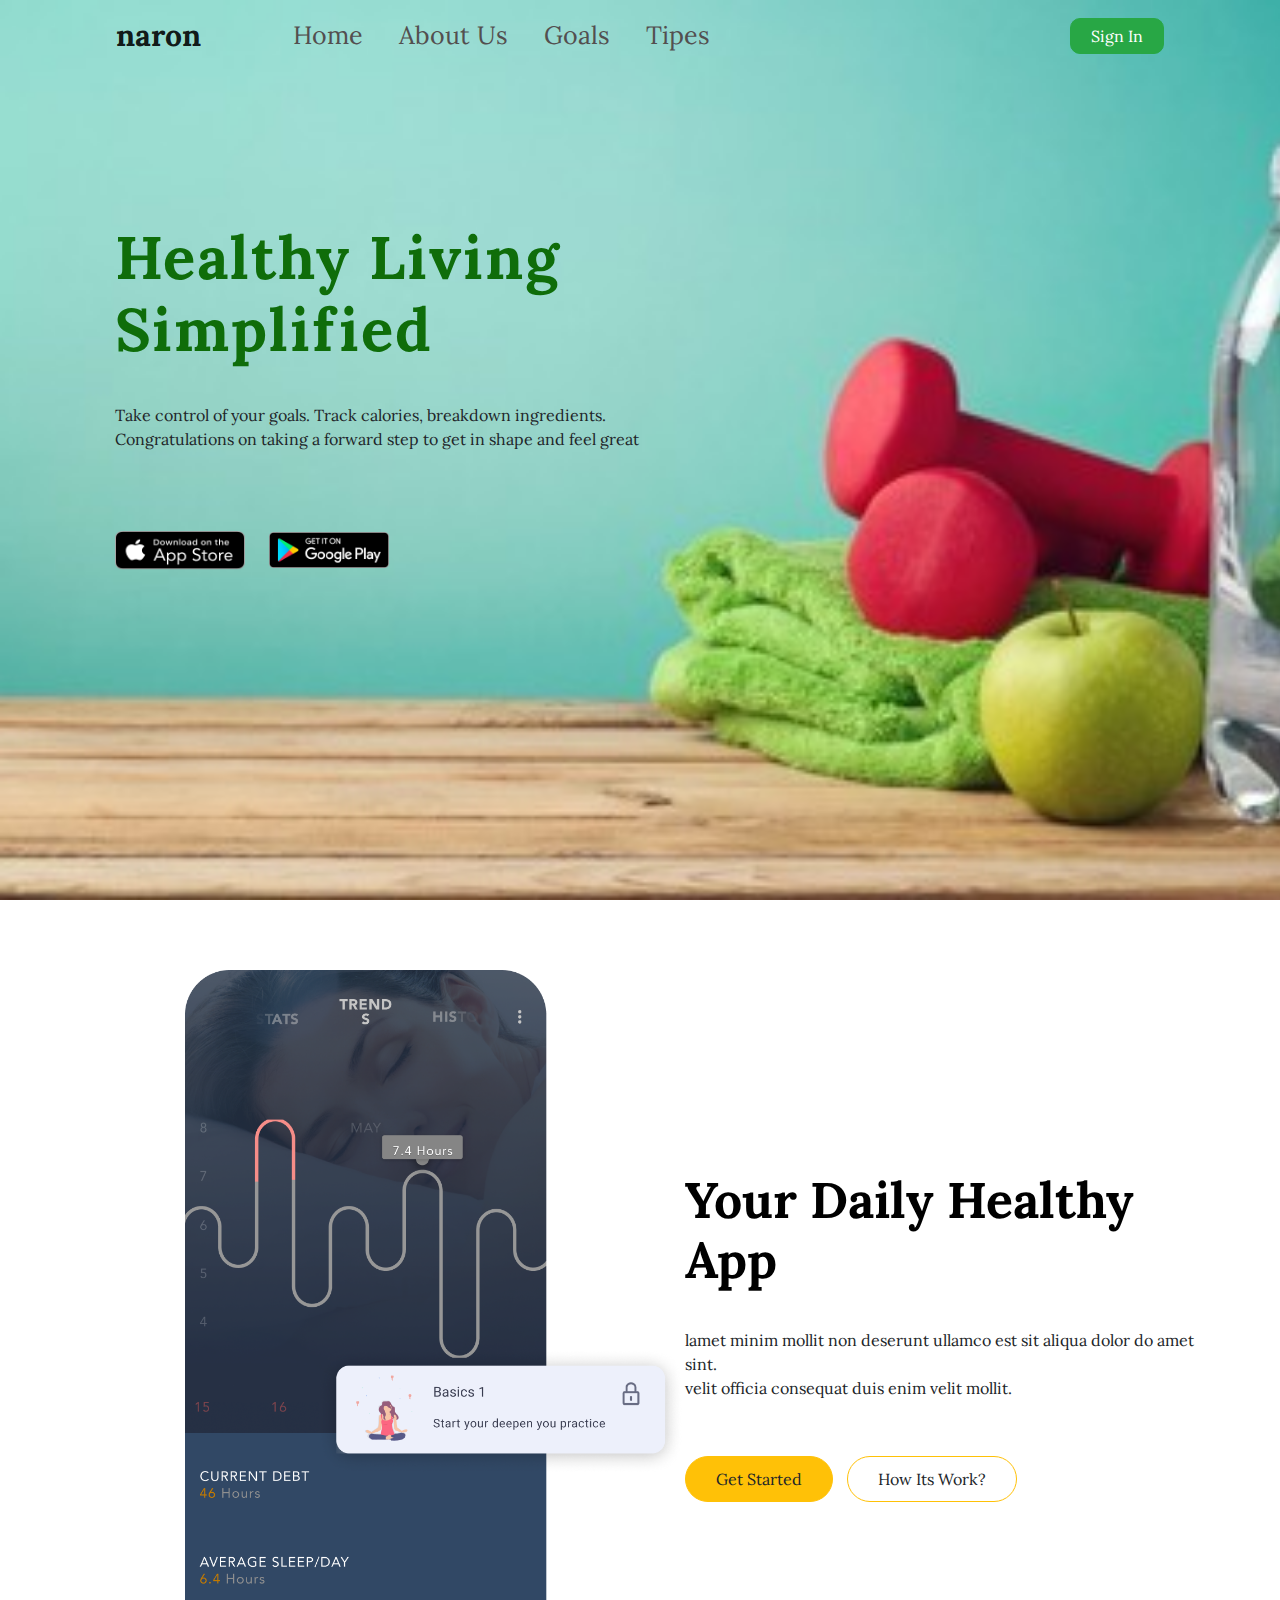
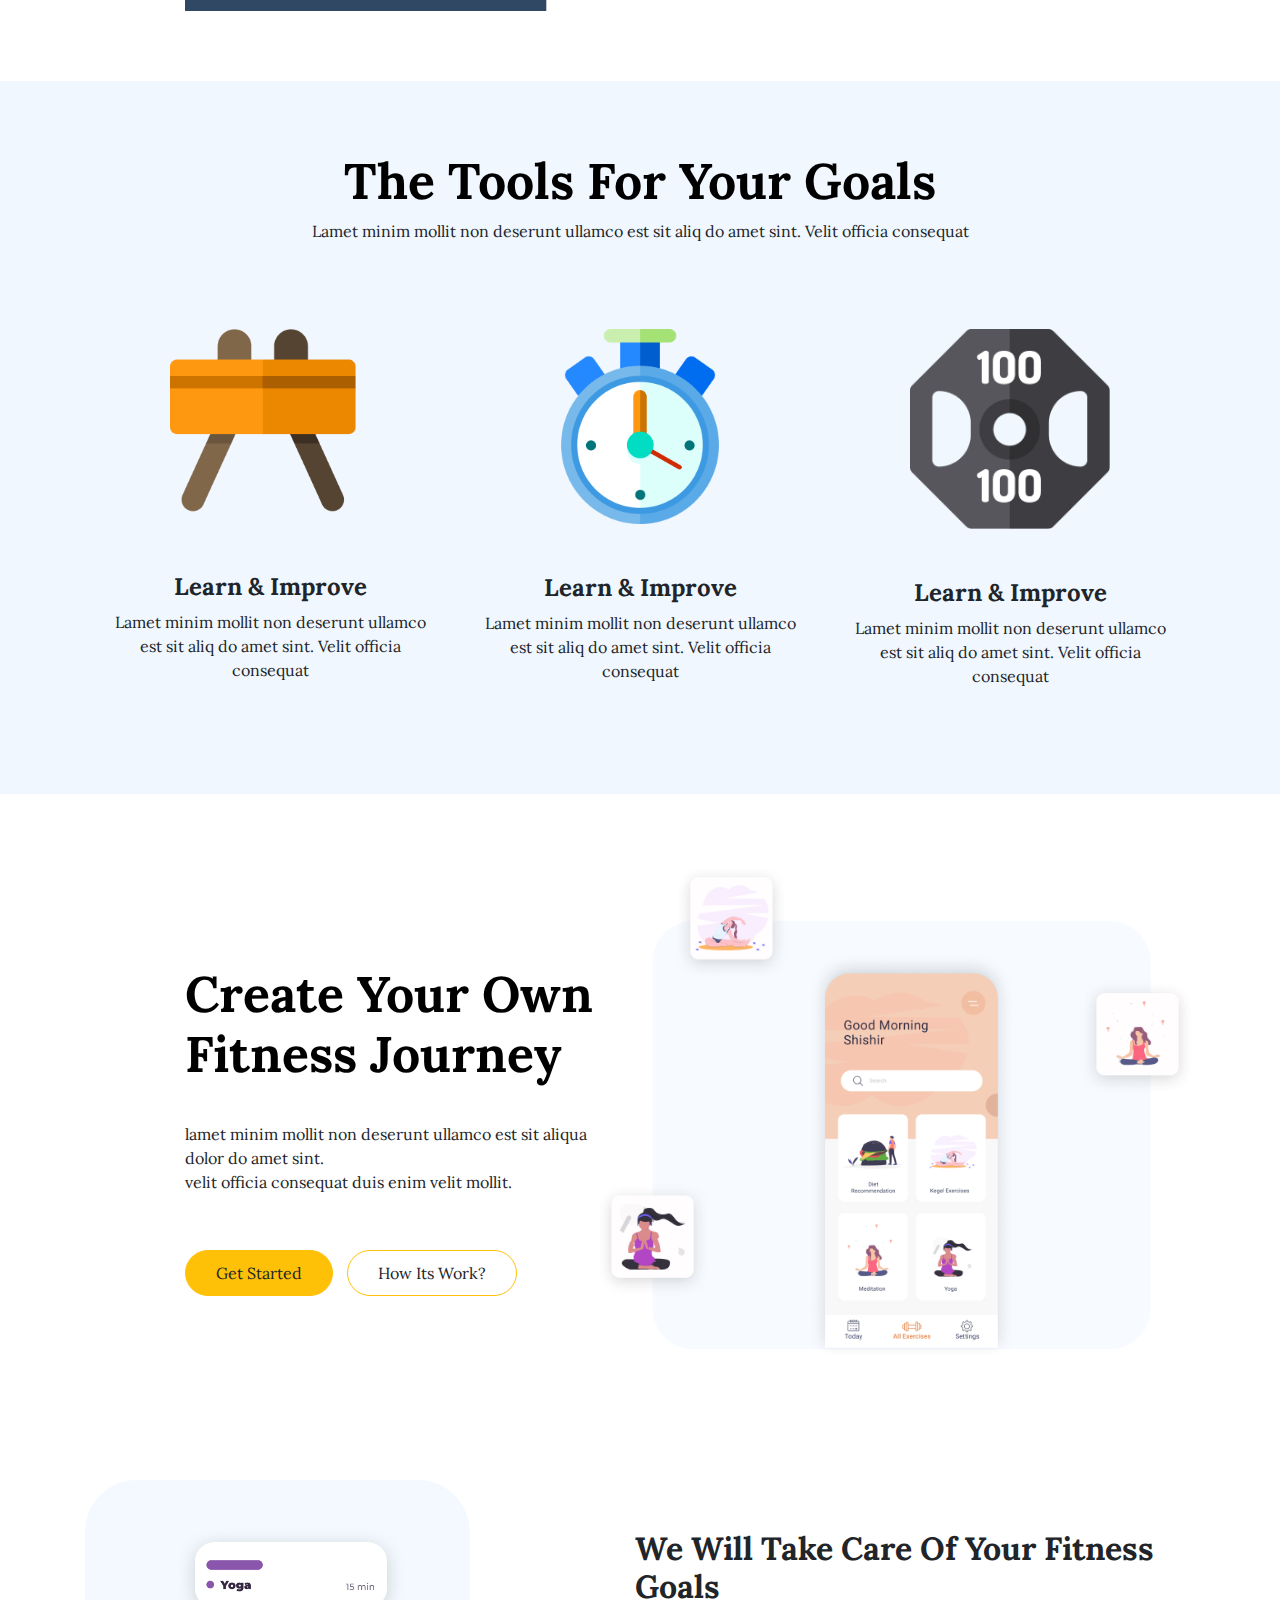
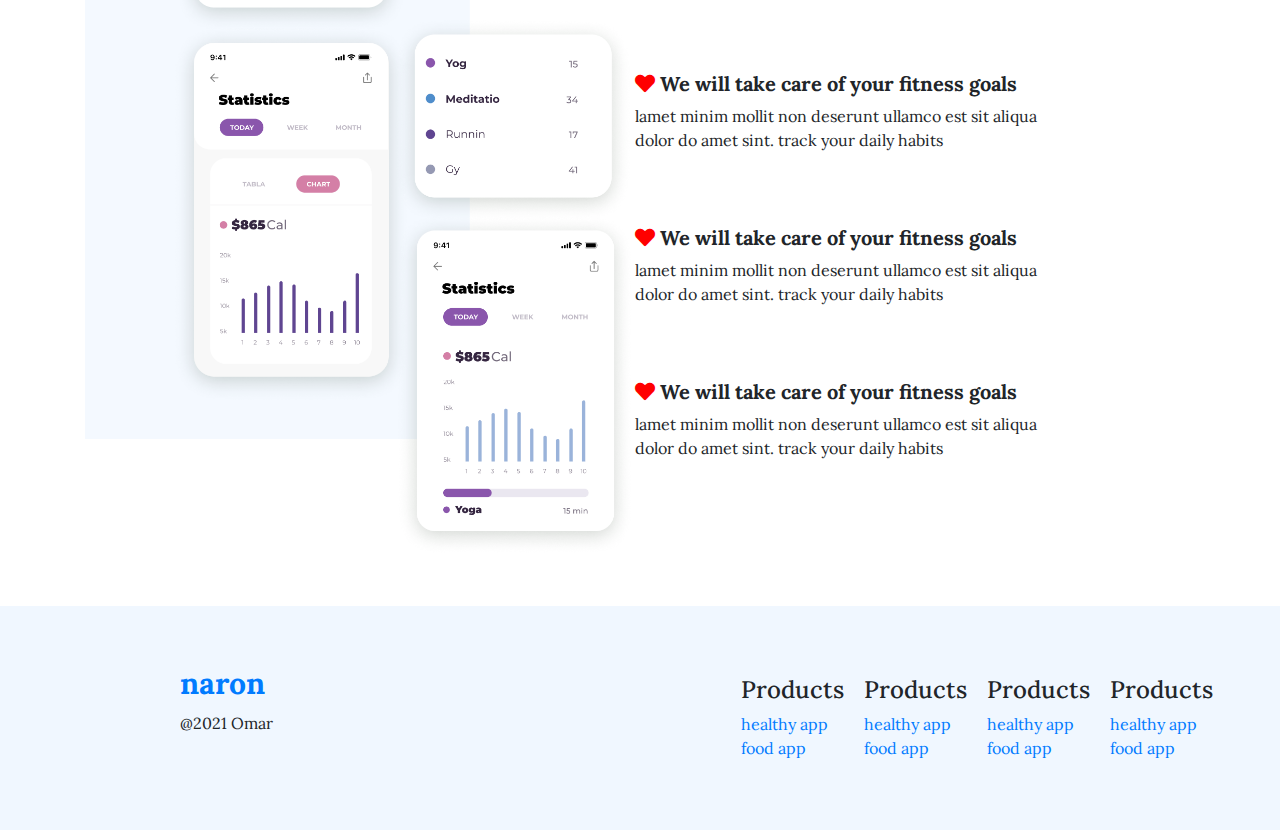
<file: index.html>
<!DOCTYPE html>
<html lang="en">
<head>
    <meta charset="UTF-8">
    <meta http-equiv="X-UA-Compatible" content="IE=edge">
    <meta name="viewport" content="width=device-width, initial-scale=1.0">
    <title>Document</title>
    <link rel="stylesheet" href="css/all.min.css">
    <link rel="stylesheet" href="css/bootstrap.min.css">
    <link rel="stylesheet" href="css/main.css">
    <link rel="preconnect" href="https://fonts.googleapis.com">
    <link rel="preconnect" href="https://fonts.gstatic.com" crossorigin>
    <link href="https://fonts.googleapis.com/css2?family=Lora&display=swap" rel="stylesheet">
</head>
<body>
    <!-- start home -->
    <div class="home" id="home">
        <div class="container">
                <div class="home_page ">
                    <nav class="navbar navbar-expand-lg navbar-light">
                        <div class="container-fluid">
                          <a class="navbar-brand" href="#">naron</a>
                          <div class="collapse navbar-collapse" id="navbarNav">
                            <ul class="navbar-nav ml-5">
                              <li class="nav-item">
                                <a class="nav-link active" aria-current="page" href="#home">Home</a>
                              </li>
                              <li class="nav-item">
                                <a class="nav-link active" href="#about">About Us</a>
                              </li>
                              <li class="nav-item">
                                <a class="nav-link active" href="#goals">Goals</a>
                              </li>
                              <li class="nav-item">
                                <a class="nav-link active" href="#tipes">Tipes</a>
                              </li>
                            </ul>
                          </div>
                          <button class="btn btn-success">Sign In</button>
                        </div>
                      </nav>
                    <div class="heading">
                    <h1>Healthy Living <br> Simplified</h1>
                    <p>Take control of your goals. Track calories, breakdown ingredients. <br>
                        Congratulations on taking a forward step to get in shape and feel great</p>
                    <a href="#" ><img  src="website/images/icons/appstore.png" alt="" class="one"></a> 
                    <a href="#" ><img src="website/images/icons/googlePlay.png" alt="" class="two"></a>    
                    </div>    
                </div>
            </div>
        </div>
    
    <!-- start about us -->
    <div class="aboutUs" id="about">
        <div class="container">
            <div class="about_page">
                <div class="image">
                    <img src="website/images/section2pic.png" alt="">
                </div>
                <div class="about_info">
                    <h2>Your Daily Healthy <br> App</h2>
                    <p>lamet minim mollit non deserunt ullamco est sit aliqua dolor do amet sint.
                        <br> velit officia consequat duis enim velit mollit.</p>
                    <button type="button" class="btn btn-warning">Get Started</button>
                    <button type="button" class="btn btn-warning secbtn">How Its Work?</button>
    
                </div>
            </div>
        </div>
    </div>

    <!-- start goals -->
    <div class="goals" id="goals">
        <div class="container">
            <h2 class="text-center">The Tools For Your Goals</h2>
            <p class="text-center">Lamet minim mollit non deserunt ullamco est sit aliq do amet sint.
                Velit officia consequat</p>
        <div class="goals_info">
            <div class="contant text-center">
                <img src="website/images/sectionIcon1.png" alt="">
                <h4>Learn & Improve</h4>
                <p>Lamet minim mollit non deserunt ullamco est sit aliq
                    do amet sint. Velit officia consequat</p>
            </div>
            <div class="contant text-center">
                <img src="website/images/sectionIcon2.png" class="image" alt="">
                <h4>Learn & Improve</h4>
                <p>Lamet minim mollit non deserunt ullamco est sit aliq
                    do amet sint. Velit officia consequat</p>
            </div>
            <div class="contant text-center">
                <img src="website/images/sectionIcon3.png"  alt="">
                <h4>Learn & Improve</h4>
                <p>Lamet minim mollit non deserunt ullamco est sit aliq
                    do amet sint. Velit officia consequat</p>
            </div>
        </div>        
        </div>
    </div>

    <!-- start tipes -->
    <div class="tipes" id="tipes">
        <div class="container">
            <div class="tipes_page">
                <div class="tipes_info">
                    <h2>Create Your Own Fitness Journey</h2>
                    <p>lamet minim mollit non deserunt ullamco est sit aliqua dolor do amet sint.
                        <br> velit officia consequat duis enim velit mollit.</p>
                    <button type="button" class="btn btn-warning">Get Started</button>
                    <button type="button" class="btn btn-warning secbtn">How Its Work?</button>
    
                </div>
                <div class="image">
                    <img src="website/images/section4img.png" alt="">
                </div>
            </div>
        </div>
    </div>

    <!-- start last -->
    <div class="last">
        <div class="container">
            <div class="last_page">
                <div class="last_img">
                    <img src="website/images/section5.png" alt="">
                </div>
                <div class="last_info">
                    <h2>  We Will Take Care Of Your Fitness Goals</h2>
                    <h5> <i class="fa fa-heart" aria-hidden="true"></i> We will take care of your fitness goals</h5>
                    <p>lamet minim mollit non deserunt ullamco est sit aliqua <br> dolor do amet sint.
                         track your daily habits</p> 
                    <h5> <i class="fa fa-heart" aria-hidden="true"></i> We will take care of your fitness goals</h5>
                    <p>lamet minim mollit non deserunt ullamco est sit aliqua <br> dolor do amet sint.
                              track your daily habits</p>
                    <h5> <i class="fa fa-heart" aria-hidden="true"></i> We will take care of your fitness goals</h5>
                    <p>lamet minim mollit non deserunt ullamco est sit aliqua <br> dolor do amet sint.
                         track your daily habits</p>     
                </div>
            </div>
        </div>
    </div>

    <footer>
        <div class="container">
            <div class="footer_content">
                <div class="footer_info">
                <a class="navbar-brand" href="#">naron</a>
                <p>@2021 Omar</p>
                </div>
                <div class="links">
                    <div class="lll">
                    <h4>Products</h4>
                    <a href=""><li>healthy app</li></a>
                    <a href=""><li>food app</li></a>
                    </div>
                    <div class="lll">
                    <h4>Products</h4>
                    <a href=""><li>healthy app</li></a>
                    <a href=""><li>food app</li></a> 
                    </div>
                    <div class="lll">
                        <h4>Products</h4>
                        <a href=""><li>healthy app</li></a>
                        <a href=""><li>food app</li></a> 
                    </div>
                    <div class="lll">
                            <h4>Products</h4>
                            <a href=""><li>healthy app</li></a>
                            <a href=""><li>food app</li></a> 
                    </div>
                </div>
            </div>
        </div>
    </footer>
</body>
</html>
</file>
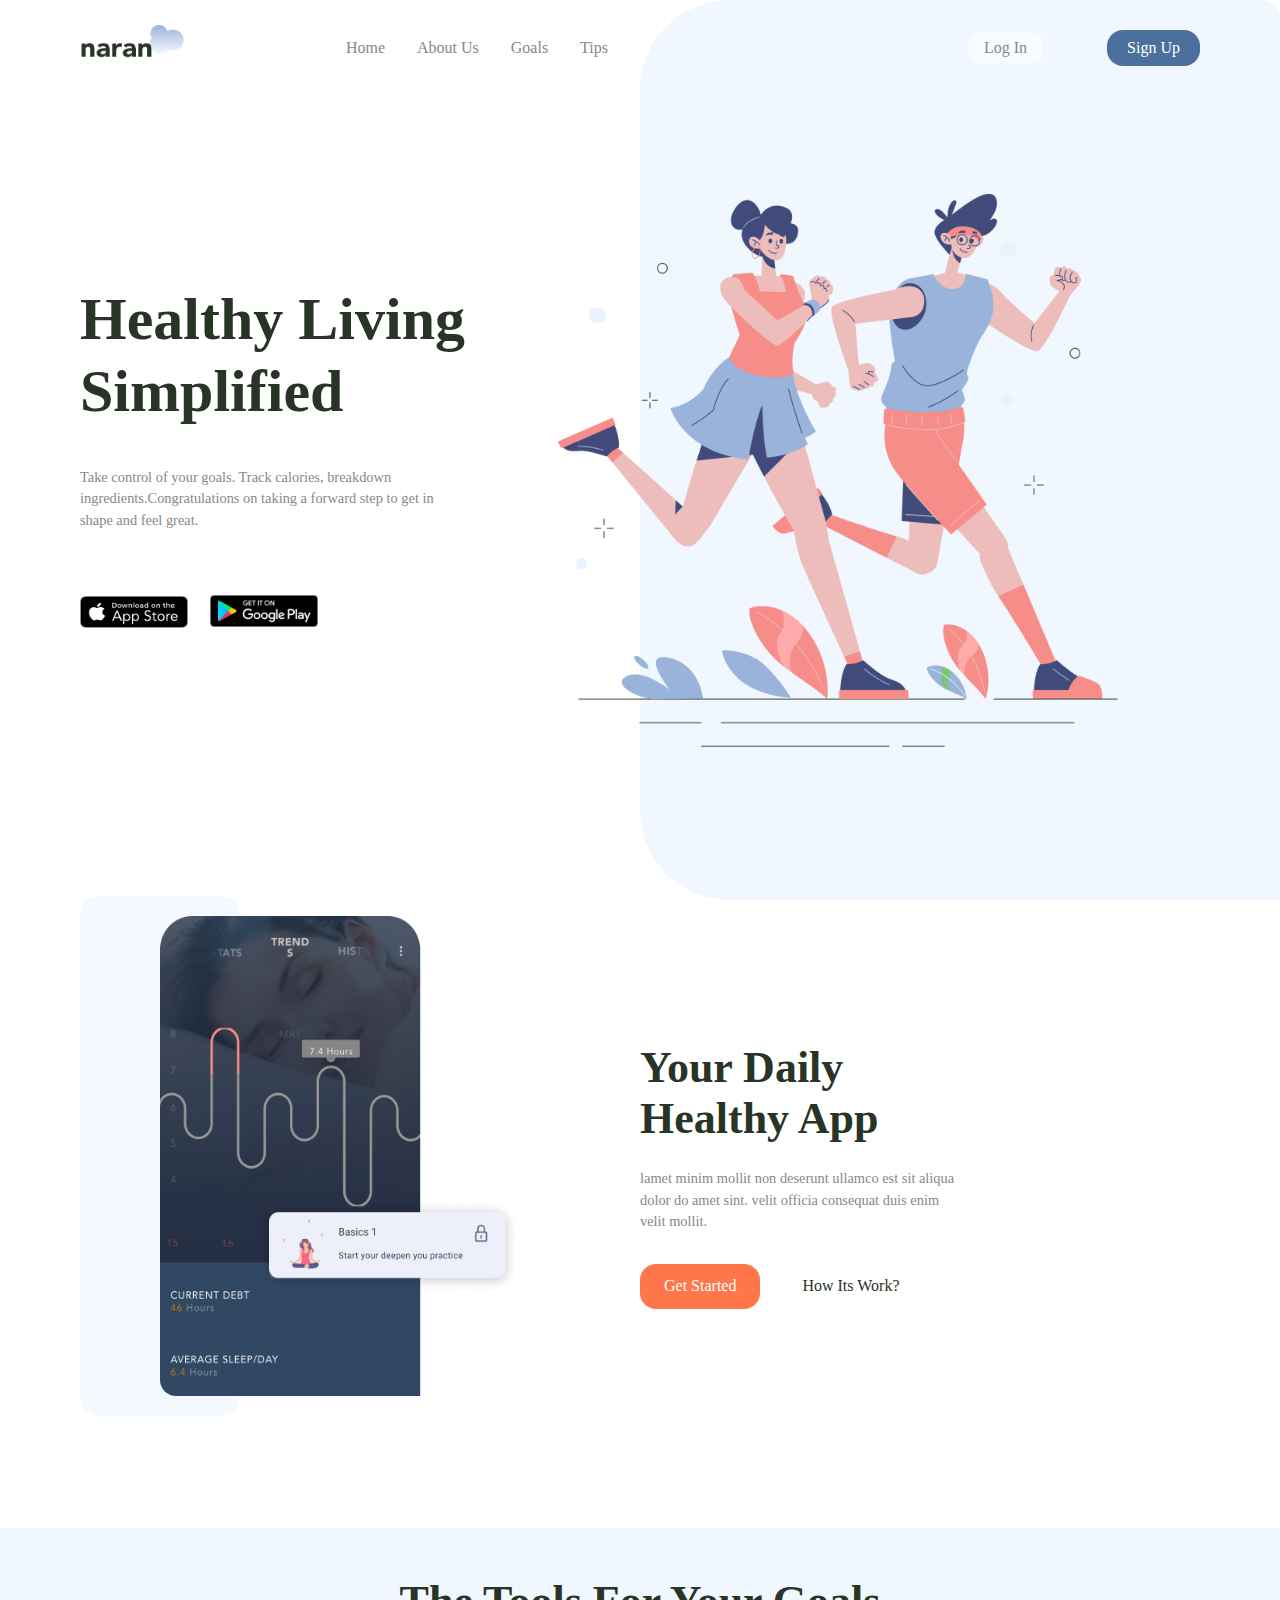
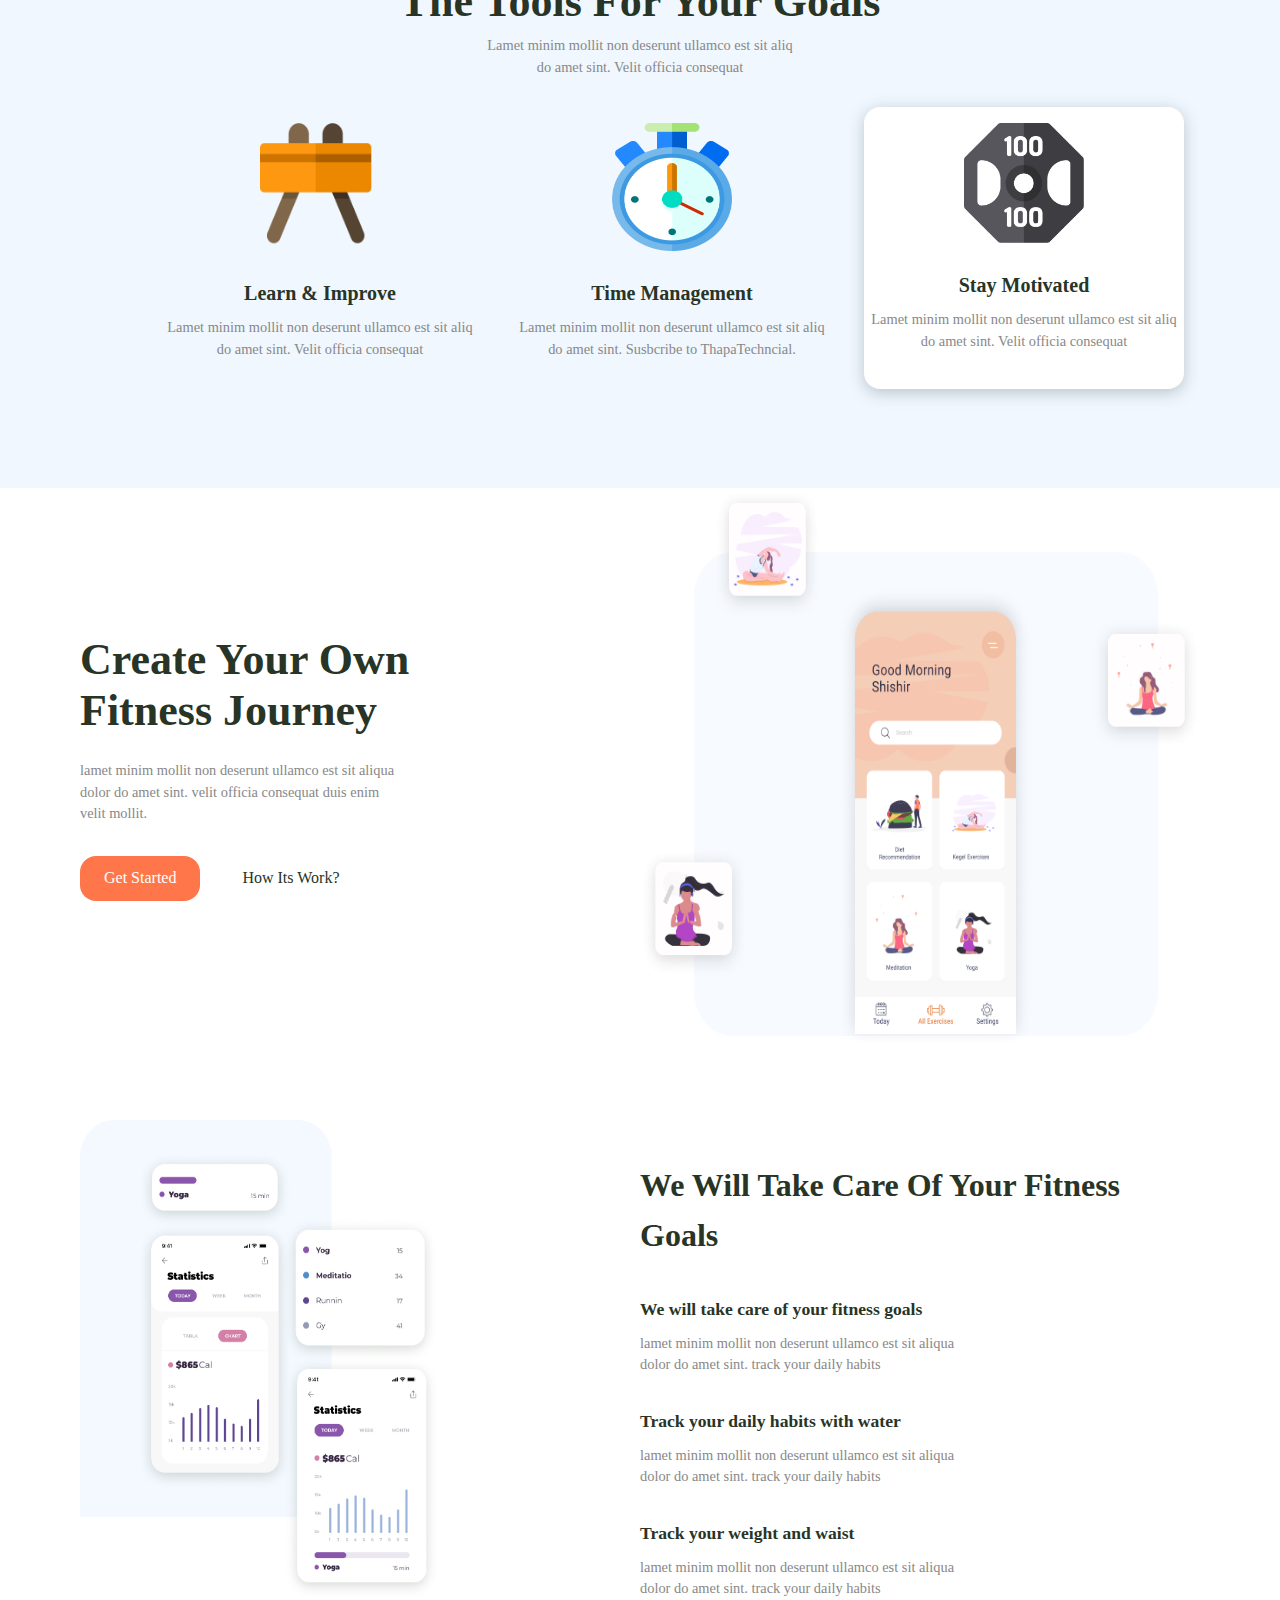
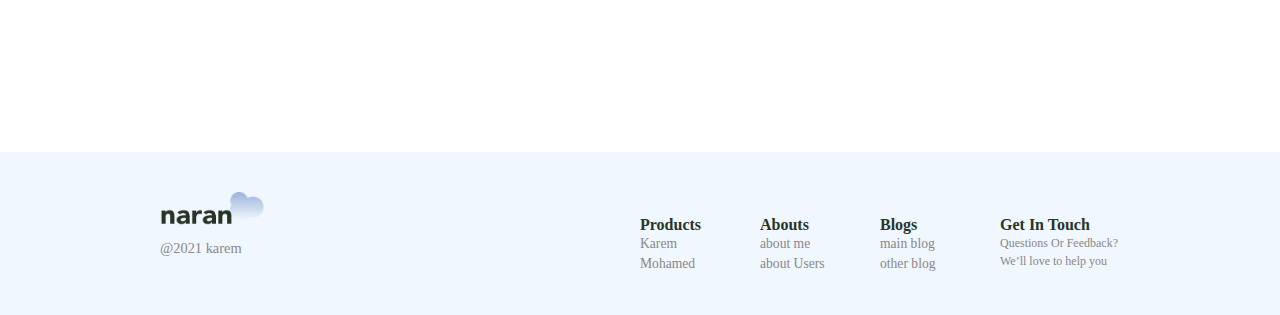
<file: website/index.html>
<!DOCTYPE html>
<html lang="en">
  <head>
    <meta charset="UTF-8" />
    <meta http-equiv="X-UA-Compatible" content="IE=edge" />
    <meta name="viewport" content="width=device-width, initial-scale=1.0" />
    <link
      rel="stylesheet"
      href="https://cdnjs.cloudflare.com/ajax/libs/font-awesome/5.15.0/css/all.min.css"
      integrity="sha512-BnbUDfEUfV0Slx6TunuB042k9tuKe3xrD6q4mg5Ed72LTgzDIcLPxg6yI2gcMFRyomt+yJJxE+zJwNmxki6/RA=="
      crossorigin="anonymous"
      referrerpolicy="no-referrer"
    />
    <title>Karem Website</title>
    <link rel="stylesheet" href="css/style.css" />
  </head>
  <body>
    <header>
      <nav>
        <!-- left side menu  -->
        <div class="left-side-menu">
          <div class="logo">
            <a href="#">
              <img src="images/logo1.png" alt="logo" />
            </a>
          </div>

          <div class="sub-menu">
            <a href="#">
              <li>Home</li>
            </a>
            <a href="#section-two">
              <li>About Us</li>
            </a>
            <a href="#section-third">
              <li>Goals</li>
            </a>
            <a href="#section-five">
              <li>Tips</li>
            </a>
          </div>
        </div>

        <!-- right side menu  -->
        <div class="right-side-menu">
          <div class="sub-menu">
            <a href="#">
              <li>Log In</li>
            </a>
            <button>Sign Up</button>
          </div>
        </div>
      </nav>
    </header>

    <!-- ----------------------------- our hero section start, 
      Plz susbsribe to Thapa Technical. It means a world to me. 
        ---------------------------------------------------------------------- -->
    <section class="main-hero-section">
      <!-- left side code   -->
      <div class="hero-left-side">
        <h1>Healthy living simplified</h1>
        <p>
          Take control of your goals. Track calories, breakdown
          ingredients.Congratulations on taking a forward step to get in shape
          and feel great.
        </p>
        <div class="button-group">
          <a href="#">
            <img
              src="images/icons/appstore.png"
              alt="appstore"
              class="appStore"
            />
          </a>
          <a href="#">
            <img src="images/icons/googlePlay.png" alt="googlePlay" />
          </a>
        </div>
      </div>
      <!-- right side code   -->
      <div class="hero-right-side">
        <img src="images/heropage.png" alt="heropageImg" />
      </div>
    </section>
    <!-- ----------------------------- our 2nd section start 
      Plz susbsribe to Thapa Technical. It means a world to me. 
        ---------------------------------------------------------------------- -->

    <section class="common-section" id="section-two">
      <!-- left side of section 2  -->
      <div class="left-side">
        <figure>
          <img src="images/section2pic.png" alt="section2" />
        </figure>
      </div>

      <!-- right side of section 2  -->
      <div class="right-side">
        <h2>Your Daily Healthy App</h2>
        <p>
          lamet minim mollit non deserunt ullamco est sit aliqua dolor do amet
          sint. velit officia consequat duis enim velit mollit.
        </p>
        <div class="button-group">
          <button class="common-button">get started</button>
          <button class="common-button-normal">how its work?</button>
        </div>
      </div>
    </section>

    <!-- ----------------------------- our 3rd section start 
      Plz susbsribe to Thapa Technical. It means a world to me. 
        ---------------------------------------------------------------------- -->
    <section class="section-third" id="section-third">
      <h2>The Tools For Your Goals</h2>
      <p>
        Lamet minim mollit non deserunt ullamco est sit aliq do amet sint. Velit
        officia consequat
      </p>
      <div class="section-third-task">
        <div class="task-1">
          <img src="images/sectionIcon1.png" alt="icon1" />
          <h3>Learn & Improve</h3>
          <p>
            Lamet minim mollit non deserunt ullamco est sit aliq do amet sint.
            Velit officia consequat
          </p>
        </div>

        <div class="task-2">
          <img src="images/sectionIcon2.png" alt="icon1" />
          <h3>Time Management</h3>
          <p>
            Lamet minim mollit non deserunt ullamco est sit aliq do amet sint.
            Susbcribe to ThapaTechncial.
          </p>
        </div>

        <div class="task-3">
          <img src="images/sectionIcon3.png" alt="icon1" />
          <h3>Stay Motivated</h3>
          <p>
            Lamet minim mollit non deserunt ullamco est sit aliq do amet sint.
            Velit officia consequat
          </p>
        </div>
      </div>
    </section>
    <!-- ----------------------------- our 4th section start 
      Plz susbsribe to Thapa Technical. It means a world to me 🙂. 
        ---------------------------------------------------------------------- -->

    <section class="common-section" id="section-four">
      <!-- right side of section 2  -->
      <div class="right-side">
        <h2>Create Your Own Fitness Journey</h2>
        <p>
          lamet minim mollit non deserunt ullamco est sit aliqua dolor do amet
          sint. velit officia consequat duis enim velit mollit.
        </p>
        <div class="button-group">
          <button class="common-button">get started</button>
          <button class="common-button-normal">how its work?</button>
        </div>
      </div>

      <!-- left side of section 2  -->
      <div class="left-side">
        <img src="images/section4img.png" alt="section2" />
      </div>
    </section>

    <!-- ----------------------------- our 5th section start 
      Plz susbsribe to Thapa Technical. It means a world to me ✌. 
        ---------------------------------------------------------------------- -->

    <section class="common-section" id="section-five">
      <!-- left side of section 2  -->
      <div class="left-side">
        <img src="images/section5.png" alt="section5" />
      </div>

      <!-- right side of section 2  -->
      <div class="right-side">
        <h2>We Will Take Care Of Your Fitness Goals</h2>

        <div class="fitness-goals">
          <div class="rule1">
            <h3>
              <i class="fas fa-heart"></i> We will take care of your fitness
              goals
            </h3>
            <p>
              lamet minim mollit non deserunt ullamco est sit aliqua dolor do
              amet sint. Track your daily habits
            </p>
          </div>

          <div class="rule2">
            <h3>
              <i class="fas fa-heart"></i> Track your daily habits with water
            </h3>
            <p>
              lamet minim mollit non deserunt ullamco est sit aliqua dolor do
              amet sint. Track your daily habits
            </p>
          </div>

          <div class="rule3">
            <h3><i class="fas fa-heart"></i> Track your weight and waist</h3>
            <p>
              lamet minim mollit non deserunt ullamco est sit aliqua dolor do
              amet sint. Track your daily habits
            </p>
          </div>
        </div>
      </div>
    </section>

    <!-- ----------------------------- our 6th section start 
        ---------------------------------------------------------------------- -->

    <footer>
      <div class="logo-div">
        <img src="images/logo1.png" alt="logo" />
        <p>@2021 karem</p>
      </div>

      <div class="footer-menu">
        <div class="footer-div-2">
          <h4>Products</h4>
          <a href="#"><li>Karem</li></a>
          <a href="#"><li>Mohamed</li></a>
        </div>

        <div class="footer-div-3">
          <h4>Abouts</h4>
          <a href="#"><li>about me</li></a>
          <a href="#"><li>about Users</li></a>
        </div>

        <div class="footer-div-4">
          <h4>Blogs</h4>
          <a href="#"><li>main blog</li></a>
          <a href="#"><li>other blog</li></a>
        </div>

        <div class="footer-div-5">
          <h4>Get In Touch</h4>
          <a href="#"><li>Questions Or Feedback?</li></a>
          <a href="#"><li>We’ll love to help you</li></a>
        </div>
      </div>
    </footer>


  </body>
</html>
</file>
<file: css/main.css>
*{
    font-family: 'Lora', serif;
}
html{
    scroll-behavior: smooth;
}
/* start home */

.home{
    background-image: url(../images/home.jpg);
    height: 100vh;
    background-size: cover;
}
.home_page .btn{
    padding:5px 20px;
    border-radius: 10px;
}
.navbar-brand{
    font-size: 30px;
    font-weight: bolder;
}
#navbarNav a{
    color: rgb(83, 79, 79);
    font-size: 25px;
    margin-left: 20px;
    
}
#navbarNav a:hover{
    color: rgb(15, 109, 10);
    transition:  1s;
}
.heading{
    padding-top: 150px;
    padding-left: 30px;
}
.heading h1{
    font-weight: bolder;
    font-size: 60px;
    letter-spacing: 2px;
    color: rgb(15, 109, 10);

}
.heading p{
    padding-top: 30px;
}
.one{
    width: 130px;
    padding-top: 63.5px;
}
.two{
    width: 140px;
    padding-top: 60px;
    padding-left: 20px;
}

@media(max-width:575.98px){
    #navbarNav{
        /* display: flex; */
        flex-direction: column;
    }
}

/* start about us */
.aboutUs{
    padding-top: 70px;
    padding-bottom: 70px;
}
.about_page{
    display: flex;
    justify-content: center;
    padding-left: 100px;
}
.about_page img{
    width: 500px;
}
.about_info{
    padding-top: 200px;
    padding-left: -100px;
}
.about_info h2{
    font-size: 50px;
    font-weight: bolder;
    color: black;

}
.about_info p{
    padding-top: 30px;
}
.about_info .btn{
    margin-top: 40px;
    border-radius: 30px;
    padding: 10px 30px;
}
.secbtn{
    background-color: white;
    margin-left: 10px;
}

@media (max-width: 575.98px) {
    .about_page{
        display: flex;
       flex-direction: column;
    }
    .about_page img{
        width: 400px;
    }
}

/* start goals */
.goals{
    background-color: #f0f7ff;
    padding-top: 70px;
    padding-bottom: 70px;
}
.goals h2{
    font-size: 50px;
    font-weight: bolder;
    color: black;
}
.goals_info{
    display: flex;
    padding-top: 50px;
    justify-content: space-between;
}
.goals_info h4{
    font-weight: bolder;
    padding-top: 50px;
}
.goals_info img{
    width: 200px;
    
}
.goals_info img:hover{
    animation-name: rotaion;
    animation-duration: 2s;
}
.contant .image{
    width: 158px;
}
.contant{
    padding-left: 50px;
    padding: 20px;

}
.contant:hover{
    background-color: white;
    border: 2px  ;
    border-radius: 20px;
    box-shadow: 0 4px 8px 0 rgba(0, 0, 0, 0.2), 0 6px 20px 0 rgba(0, 0, 0, 0.19);
    

}
@keyframes rotaion{
    from{transform:none;}
    to{transform: rotate(360deg);}
    /* from{background-color: white;}
    to{background-color: yellow;} */
}
@media (max-width: 575.98px){
    .goals_info{
        display: flex;
        flex-direction: column;
    }
}


/* start tipes */
.tipes{
    padding-top: 70px;
    padding-bottom: 70px;
}
.tipes_page{
    display: flex;
    justify-content: center;
    padding-left: 100px;
}
.tipes_page img{
    width:  600px;
}
.tipes_info{
    padding-top: 100px;
    padding-left: -100px;
}
.tipes_info h2{
    font-size: 50px;
    font-weight: bolder;
    color: black;

}
.tipes_info p{
    padding-top: 30px;
}
.tipes_info .btn{
    margin-top: 40px;
    border-radius: 30px;
    padding: 10px 30px;
}
.secbtn{
    background-color: white;
    margin-left: 10px;
}
@media (max-width: 575.98px){
    .tipes_page{
        display: flex;
        flex-direction: column;
    }
    .tipes_page img{
        padding-top: 50px;
        width: 400px;
    }
    .tipes_info{
        padding-right: 50px;
    }
}

/* start last */
.last{
    padding-top: 50px;
    padding-bottom: 50px;
}
.last_page{
    display: flex;
}
.last_img img{
    width: 550px;
}
.last_info{
    padding-top: 50px;
}
.last_info h2 {
    font-weight: bolder;
}
.last_info h5{
    font-weight: bolder;
}
.last_info i{
    color: red;
    padding-top: 60px;
    font-size: 20px;
}

@media (max-width:575.98px){
    .last_page{
        display: flex;
        flex-direction: column;
    }
    .last_img img{
        width: 450px;
    }
    .last_info{
        padding-left: 50px;
    }
}


/* start footer */
footer{
    background-color: #f0f7ff;
    padding-top: 50px;
    padding-bottom: 50px;
    padding-left: 30px;
}
.footer_info{
    padding: 0 40px 0 80px;
}
.footer_content{
    display: flex;
}
.links{
    padding: 20px 400px;
    display: flex;
    justify-content: space-between;
}
.links li{
    list-style: none;
}
.links .lll{
    padding-left: 20px;
    
}

@media (max-width:575.98px){
    .footer_content{
        display: flex;
        flex-direction: column;
    }
    .links{
        display: flex;
        padding: 0;
        margin-top: 20px;
    }
    .footer_info a{
        padding-left: 150px;
    }
    .footer_info p{
        padding-left: 150px;
    }
}
</file>
<file: website/css/style.css>
* {
  margin: 0;
  padding: 0;
  box-sizing: border-box;
}

html {
  font-size: 62.5%;
  scroll-behavior: smooth;
}

body {
  --main-color: #283526;
  --primry-color: #888888;
  --button-background: #4b709e;
  --primary-button-background: #fe7649;
  --background-color: #f0f7ff;
}

h1,
h2 {
  font-family: Avenir LT Std;
  color: var(--main-color);
}

h4,
h3 {
  font-family: "muli";
  color: var(--main-color);
}

h3 {
  font-weight: 750;
  font-size: 2.2rem;
  line-height: 6rem;
  text-transform: capitalize;
}

p,
a,
li,
button {
  font-family: "muli";
  color: var(--primry-color);
}

p {
  font-size: 1.8rem;
  line-height: 150%;
  font-style: normal;
  font-weight: normal;
}

a {
  text-decoration: none;
  cursor: pointer;
}

li {
  list-style: none;
}

button {
  padding: 1rem 3rem;
  border-radius: 2rem;
  border: none;
  outline: none;
  line-height: 3.6rem;
  text-transform: capitalize;
  cursor: pointer;
  font-style: normal;
  font-weight: normal;
  font-size: 2rem;
}

/* -------------------------------------- our menu style 
--------------------------------------------------------------------------- */
header {
  padding: 0 20rem;
}

header nav {
  display: flex;
  justify-content: space-between;
  align-items: center;
  width: 100%;
  height: 12rem;
}

header nav .left-side-menu {
  display: flex;
  justify-content: space-between;
  align-items: center;
  width: 50%;
  /* background-color: #e2efff; */
}

header nav .left-side-menu a img {
  width: 13rem;
  height: 5.5rem;
}

header nav .left-side-menu .sub-menu {
  height: inherit;
  display: flex;
  position: relative;
  z-index: 99;
}

header nav .left-side-menu .sub-menu a {
  margin-right: 4rem;
}

header nav .left-side-menu .sub-menu a li {
  font-size: 2rem;
  line-height: 3.6rem;
  text-transform: capitalize;
  transition: all 0.2s;
}

header nav .left-side-menu .sub-menu a li:hover {
  color: var(--button-background);
}

/* right side menu css style  */

header .right-side-menu {
  width: 50%;
  display: flex;
  justify-content: end;
}

header .right-side-menu .sub-menu {
  width: 100%;
  height: inherit;
  display: flex;
  align-items: center;
  justify-content: flex-end;
}

header .right-side-menu .sub-menu a {
  margin-right: 8rem;
  padding: 0.7rem 2rem;
  background: rgba(255, 255, 255, 0.5);
  font-size: 2rem;
  cursor: pointer;
  border-radius: 1rem;
  position: relative;
  z-index: 9;
}

header .right-side-menu .sub-menu button {
  padding: 0.5rem 2.5rem;
  background-color: var(--button-background);
  color: #fff;
  position: relative;
  z-index: 9;
}

header .right-side-menu .sub-menu button:hover {
  background: #1b3d68;
}

header .right-side-menu .sub-menu a li:hover {
  color: var(--button-background);
}

/* -------------------------------------- our hero css style 
--------------------------------------------------------------------------- */
.main-hero-section {
  padding: 0 20rem;
  width: 100%;
  height: 100%;
  display: flex;
  justify-content: space-between;
  align-items: center;
  margin-bottom: 10rem;
}

.main-hero-section .hero-left-side {
  width: 50%;
  height: 80vh;
  display: flex;
  justify-content: center;
  align-items: flex-start;
  flex-direction: column;
}

.main-hero-section h1 {
  width: 55rem;
  font-size: 7.5rem;
  line-height: 9rem;
  margin-bottom: 5rem;
  text-transform: capitalize;
}

.main-hero-section p {
  margin-bottom: 8rem;
  width: 45rem;
}

.main-hero-section a img {
  width: 13.5rem;
  height: 4rem;
}

.main-hero-section .button-group .appStore {
  height: 4.3rem;
  margin-bottom: -0.4rem;
}

.main-hero-section .button-group a:first-child {
  margin-right: 2.5rem;
}

/* ------------------- our hero right side css style 
------------------------------------ */
.main-hero-section .hero-right-side {
  width: 50%;
  height: 100vh;
  background: var(--background-color);
  position: absolute;
  right: 0;
  top: 0;
  border-radius: 90px 20px 0px 90px;
  display: flex;
  justify-content: center;
  align-items: center;
}

.main-hero-section .hero-right-side img {
  width: 100rem;
  height: 90rem;
  margin-right: 43rem;
}

/* ------------------- our 2nd section left side css style 
------------------------------------ */

.common-section {
  width: 100%;
  height: 70rem;
  display: grid;
  grid-template-columns: 1fr 1fr;
  margin-bottom: 9rem;
  padding: 0 20rem;
}

.common-section .left-side {
  width: inherit;
  height: inherit;
}

.common-section .left-side figure {
  width: 20rem;
  height: 65rem;
  background: #f3f9ff;
  border-radius: 20px;
}

.common-section .left-side img {
  width: 45rem;
  height: 60rem;
  border-radius: 2rem;
  margin-left: 10rem;
  margin-top: 2.5rem;
}

/* ------------------- our 2nd section right side css style 
------------------------------------ */

.common-section .right-side {
  width: inherit;
  height: inherit;
  display: flex;
  justify-content: center;
  align-items: flex-start;
  flex-direction: column;
}

.common-section .right-side h2 {
  width: 40rem;
  font-style: normal;
  font-size: 5.5rem;
  font-weight: bold;
  line-height: 6.3rem;
  margin-bottom: 3rem;
  text-transform: capitalize;
}

.common-section .right-side p {
  width: 40.3rem;
  height: 9rem;
  text-transform: lowercase;
  margin-bottom: 3rem;
}

.common-section .right-side .common-button {
  padding: 1rem 3rem;
  background-color: var(--primary-button-background);
  margin-right: 2rem;
  color: #fff;
}

.common-section .right-side button:last-child {
  color: var(--main-color);
  background-color: transparent;
}

.common-section .right-side .common-button:hover {
  background: #cc491d;
}

.common-section .right-side .common-button-normal:hover {
  background: var(--primary-button-background);
  color: #f0f7ff;
}

/* ------------------- our 3rd section  css style 
------------------------------------ */

.section-third {
  width: 100%;
  height: 70rem;
  background: var(--background-color);
  padding: 3rem 20rem;
}

.section-third h2 {
  font-size: 5.5rem;
  margin-bottom: 1rem;
  margin-top: 3rem;
  text-align: center;
}

.section-third p {
  width: 40rem;
  height: 9rem;
  margin-bottom: 3rem;
  text-align: center;
  margin: auto;
}

.section-third .section-third-task {
  display: grid;
  grid-template-columns: 1fr 1fr 1fr;
  grid-column-gap: 4rem;
}

.section-third .section-third-task .task-1,
.section-third .section-third-task .task-2,
.section-third .section-third-task .task-3 {
  padding-top: 2rem;
  /* background: cornsilk; */
  text-align: center;
  transition: all 0.3s linear;
  border-radius: 2rem;
}

.section-third .section-third-task .task-1 h3,
.section-third .section-third-task .task-2 h3,
.section-third .section-third-task .task-3 h3 {
  font-size: 2.5rem;
  text-transform: capitalize;
  margin-top: 2rem;
}

.section-third .section-third-task .task-1 img,
.section-third .section-third-task .task-2 img,
.section-third .section-third-task .task-3 img {
  width: 15rem;
  height: 15rem;
  transition: all 0.3s;
}

.section-third .section-third-task .task-1 img,
.section-third .section-third-task .task-2 img {
  height: 16rem;
}

.section-third .section-third-task .task-3 {
  background: #fff;
  box-shadow: 0rem 0.4rem 2rem rgba(35, 52, 53, 0.25);
}

.section-third .section-third-task .task-1:hover,
.section-third .section-third-task .task-2:hover {
  background: #fff;
  box-shadow: 0rem 0.4rem 2rem rgba(35, 52, 53, 0.25);
}

.section-third .section-third-task .task-1:hover > img,
.section-third .section-third-task .task-2:hover > img,
.section-third .section-third-task .task-3:hover > img {
  transform: rotate(360deg);
}

/* ------------------- our 4th section  css style 
------------------------------------ */

#section-four .right-side h2 {
  width: 50rem;
}

#section-four .left-side img {
  width: inherit;
  height: inherit;
  margin: 0;
}

/* ------------------- our 5th section  css style 
------------------------------------ */

#section-five .left-side img {
  margin: 0;
}

#section-five .right-side {
  justify-content: flex-start;
  padding-top: 5rem;
}

#section-five .right-side h2 {
  width: 63rem;
  font-weight: 900;
  font-size: 4rem;
  line-height: 6.3rem;
}

#section-five .right-side h3 {
  text-transform: none;
}

#section-five .right-side p {
  height: 3rem;
}

#section-five .right-side div {
  margin-bottom: 5rem;
}

.fa-heart {
  color: #f75d5d;
}

/* ------------------- our 6th section Footer css style 
------------------------------------ */

footer {
  width: 100%;
  background: var(--background-color);
  height: auto;
  padding: 5rem 20rem;
  display: grid;
  grid-template-columns: 1fr 1fr;
}

footer img {
  width: 13rem;
  height: 5.5rem;
}

footer .footer-menu {
  margin-top: 3rem;
  display: grid;
  grid-template-columns: 1fr 1fr 1fr 1fr;
}

footer div h4 {
  font-size: 2rem;
  text-transform: capitalize;
}

footer div a {
  font-size: 1.7rem;
  line-height: 150%;
}

footer .footer-div-5 a {
  font-size: 1.5rem;
}

/* ------------------- our 7th section social media css style 
------------------------------------ */

.icon-bar {
  position: fixed;
  top: 50%;
  transform: translateY(-50%);
  z-index: 10;
}

.icon-bar a {
  width: 18rem;
  background: #3b5999;
  color: #fff;
  display: flex;
  justify-content: flex-end;
  align-items: center;
  font-size: 1.7rem;
  padding: 0.5rem;
  transition: all 0.5s linear;
  transform: translateX(-14.5rem);
}

.icon-bar a:hover {
  transform: translateX(0);
}

.icon-bar a .fab {
  padding-left: 1rem;
  font-size: 3rem;
  animation: letszoom 3s linear alternate-reverse infinite;
}

@keyframes letszoom {
  from {
    transform: scale(0.6);
  }
  to {
    transform: scale(0.9);
  }
}

.icon-bar .twitter {
  background: #00aced;
}

.icon-bar .instagram {
  background: #e4405f;
}

.icon-bar .youtube {
  background: #cd201f;
}

.icon-bar .linkedin {
  background: #0077b5;
}

/* ----------------------------responsive website layout start 
 ---------------------------*/

@media (max-width: 1620px) {
  header,
  .main-hero-section,
  .common-section {
    padding: 0 12rem;
  }

  .main-hero-section .hero-right-side img {
    width: 95rem;
    height: 95rem;
    margin-right: 30rem;
  }
}

/* laptop devices  */
@media (max-width: 1280px) {
  header,
  .main-hero-section,
  .common-section {
    padding: 0 10rem;
  }
  html {
    font-size: 50%;
  }

  .main-hero-section .hero-right-side img {
    width: 80rem;
    height: 80rem;

    margin-right: 28rem;
    margin-top: 5rem;
  }
}

/* tablet mode css style   */
@media (max-width: 980px) {
  header,
  .main-hero-section,
  .common-section,
  .section-third {
    padding: 0 8rem;
  }

  .main-hero-section .hero-right-side {
    width: 100%;
    position: relative;
    background: transparent;
    display: flex;
    justify-content: center;
    align-items: center;
  }

  .main-hero-section .hero-right-side img {
    width: 60rem;
    height: 60rem;
    /* margin-left: -11rem; */
    margin-right: 0;
    margin-top: 5rem;
  }

  .common-section {
    width: 100%;
    height: auto;
    display: grid;
    grid-template-columns: 1fr;
  }

  .common-section .left-side figure {
    height: 55rem;
  }

  .common-section .left-side figure img {
    height: 50rem;
    margin-left: 5rem;
    width: 35rem;
  }

  .common-section .right-side {
    margin-top: 6rem;
    justify-content: start;
    height: auto;
  }

  .common-section .right-side h2 {
    font-size: 4.5rem;
    width: 35rem;
  }

  /* section 3 style  */
  .section-third {
    height: auto;
    padding: 0 5rem;
    padding-bottom: 5rem;
  }

  .section-third h2 {
    width: auto;
    padding: 0 1rem;
    font-size: 4.5rem;
    line-height: 6rem;
    padding-top: 5rem;
  }

  .section-third .section-third-task {
    display: grid;
    grid-template-columns: 1fr;
    grid-column-gap: 4rem;
    padding: 0;
  }

  .section-third .section-third-task .task-1 img,
  .section-third .section-third-task .task-2 img,
  .section-third .section-third-task .task-3 img {
    width: 15rem;
    height: 15rem;
  }

  .section-third .section-third-task .task-2 {
    margin: 2rem 0;
  }

  /* section 4 style  */

  #section-four .right-side {
    order: 2;
  }

  #section-four .right-side h2 {
    width: 40rem;
  }

  #section-four .left-side img {
    height: 38rem;
    width: 38rem;
    margin-top: 5rem;
  }

  /* section 5 style  */

  #section-five .right-side {
    order: 2;
  }

  #section-five .right-side h2 {
    width: 40rem;
    font-size: 3.5rem;
    line-height: 4.2rem;
  }

  #section-five .left-side img {
    height: 38rem;
    width: 38rem;
    margin-top: 5rem;
  }

  /* section 6 style  */
  footer {
    width: 100%;
    padding: 3rem 5rem;
    display: grid;
    grid-template-columns: none;
  }

  footer .footer-menu {
    display: grid;
    grid-template-columns: 1fr 1fr 1fr 1fr;
  }

  footer .footer-menu h4 {
    font-size: 1.5rem;
  }

  /* icons bar  */
  .icon-bar {
    top: 35%;
  }
}

/* mobile devices */
@media (max-width: 770px) {
  header,
  .main-hero-section,
  .common-section {
    padding: 0 5rem;
  }

  header nav {
    padding-top: 1rem;
    display: flex;
    flex-flow: column;
    align-items: flex-start;
  }

  header nav .left-side-menu {
    width: 100%;
    display: block;
    order: 2;
  }

  header nav .left-side-menu img {
    display: block;
    width: 100%;
  }

  header .left-side-menu .sub-menu {
    width: 100%;
    display: block;
  }

  header nav .left-side-menu .sub-menu a {
    margin-right: 2rem;
  }

  header nav .left-side-menu .sub-menu a li {
    font-size: 1.7rem;
  }

  header nav .right-side-menu {
    width: 100%;
    order: 1;
  }

  header nav .right-side-menu .sub-menu a {
    width: 10rem;
    height: 3.5rem;
    border: 0.1rem solid var(--main-color);
    border-radius: 2rem;
    display: flex;
    justify-content: center;
    align-items: center;
    margin-right: 1rem;
  }

  header nav .right-side-menu .sub-menu a li {
    font-size: 1.5rem;
    margin-right: 0;
    text-transform: uppercase;
  }

  header nav .right-side-menu .sub-menu button {
    width: 13rem;
    font-size: 1.5rem;
    text-transform: uppercase;
  }

  /* hero section css style  */
  .main-hero-section {
    width: 100%;
    height: 80vh;
    display: flex;
    flex-flow: column;
  }

  .main-hero-section .hero-left-side {
    order: 2;
    width: 100%;
  }

  .main-hero-section .hero-left-side h1 {
    width: 35rem;
    font-size: 5rem;
    line-height: 6rem;
    margin-bottom: 2rem;
  }

  .main-hero-section .hero-left-side p {
    width: 35rem;
    font-size: 2rem;
    margin-bottom: 5rem;
  }

  .main-hero-section .hero-right-side {
    order: 1;
    /* width: 100%; */
    display: flex;
    justify-content: center;
    align-items: center;
    position: relative;
    background: transparent;
  }

  .main-hero-section .hero-right-side img {
    width: 35rem;
    height: 35rem;
    margin: 0;
    margin-top: 4rem;
  }
}
</file>
